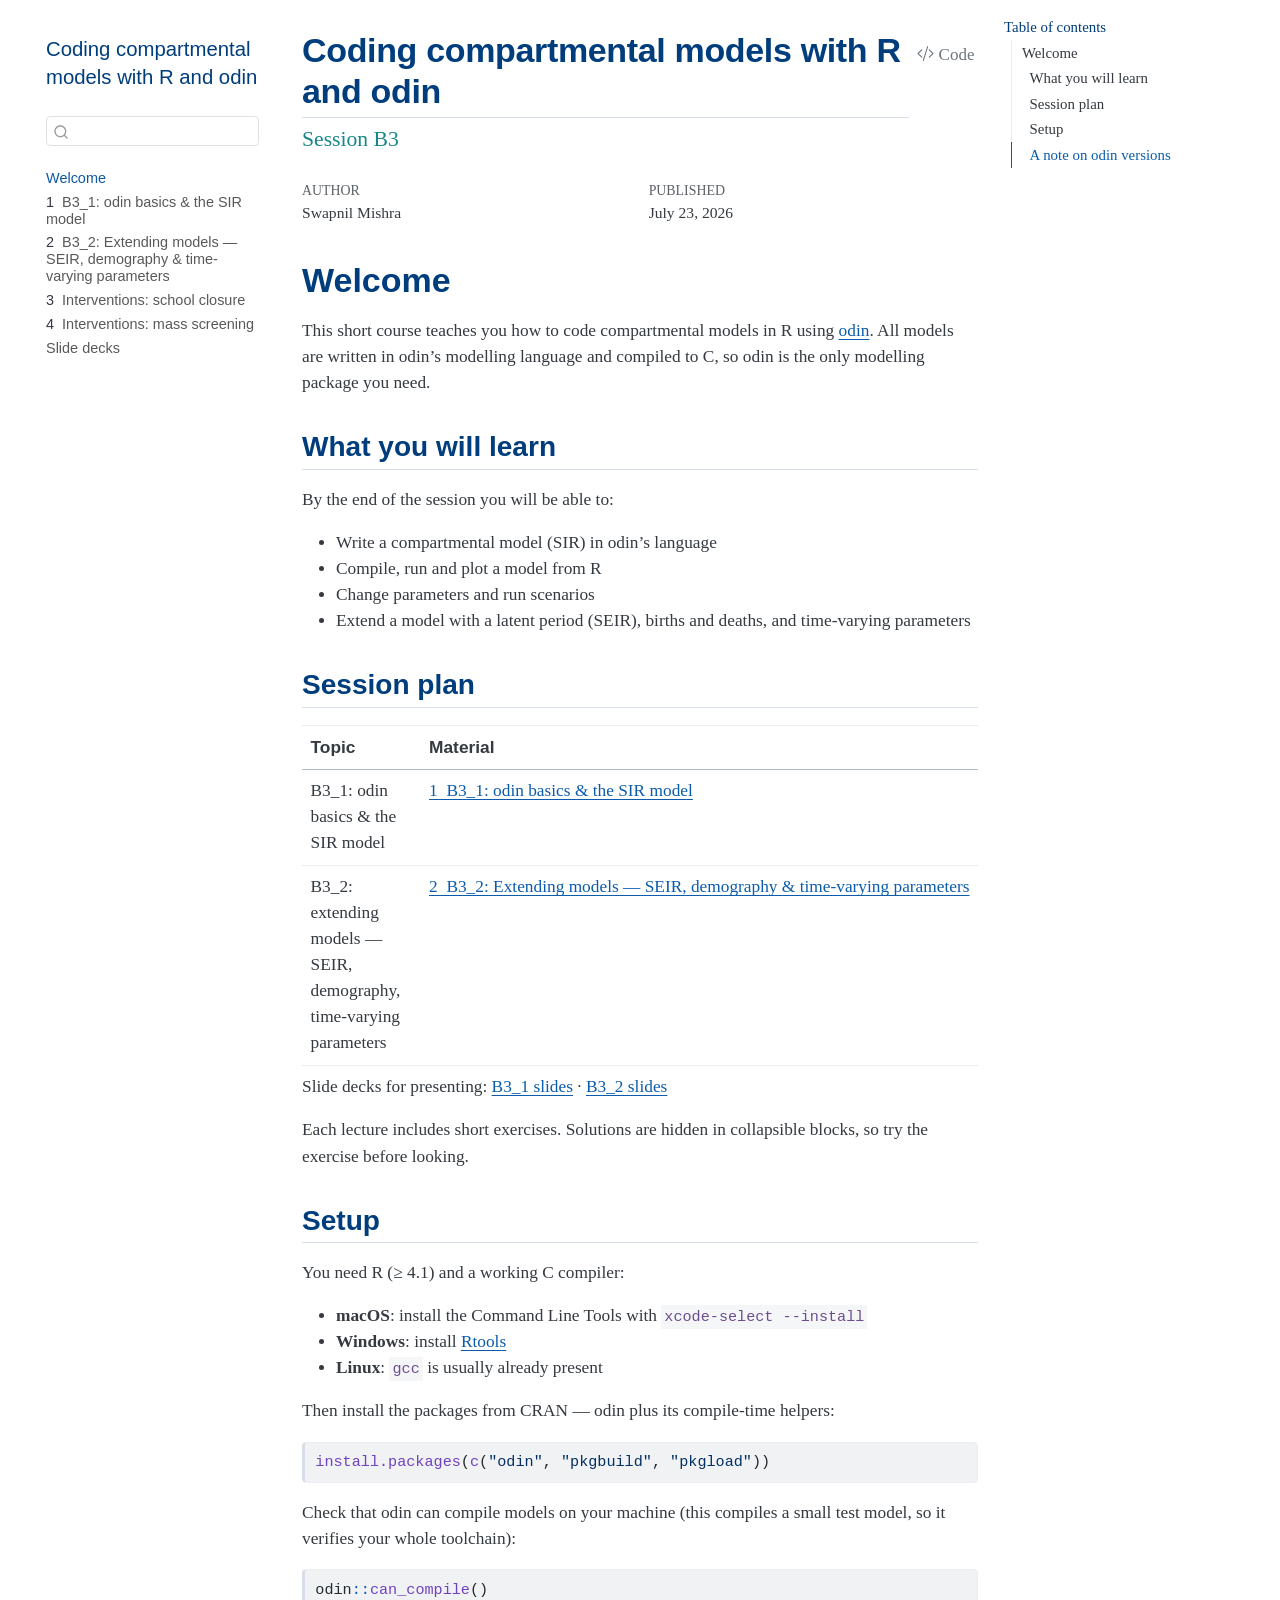
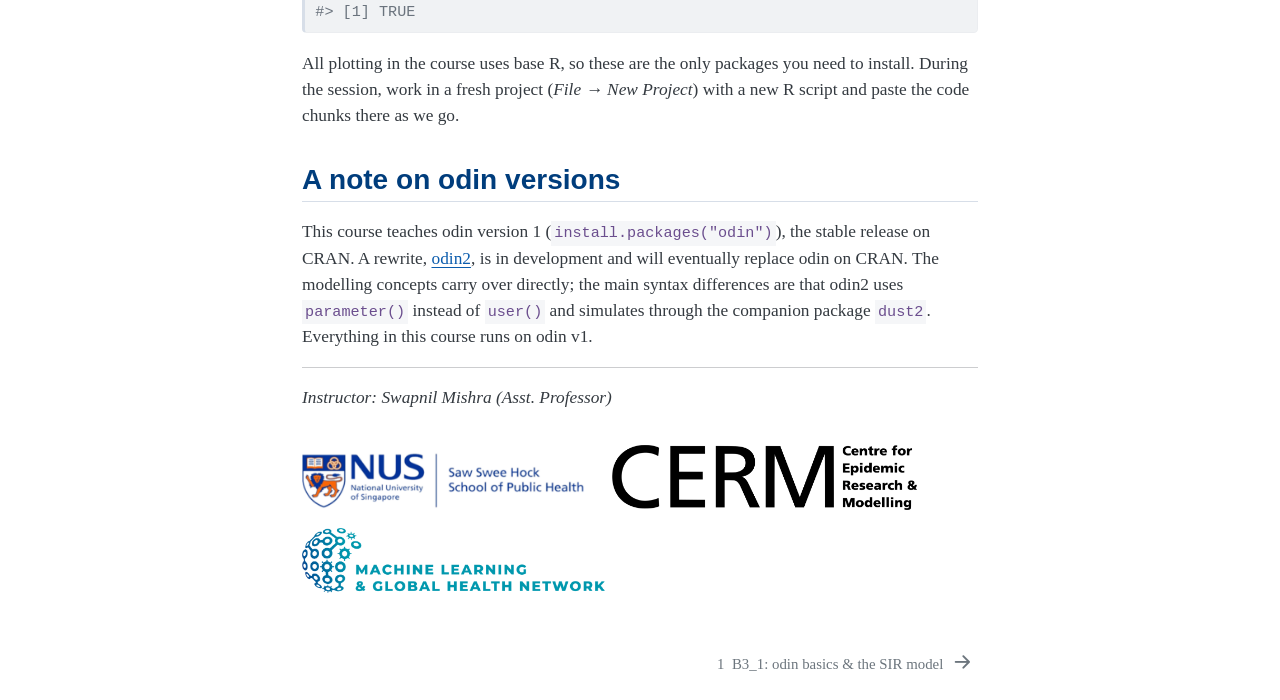
<file: index.html>
<!DOCTYPE html>
<html xmlns="http://www.w3.org/1999/xhtml" lang="en" xml:lang="en"><head>

<meta charset="utf-8">
<meta name="generator" content="quarto-1.4.554">

<meta name="viewport" content="width=device-width, initial-scale=1.0, user-scalable=yes">

<meta name="author" content="Swapnil Mishra">
<meta name="dcterms.date" content="2026-07-23">

<title>Coding compartmental models with R and odin</title>
<style>
code{white-space: pre-wrap;}
span.smallcaps{font-variant: small-caps;}
div.columns{display: flex; gap: min(4vw, 1.5em);}
div.column{flex: auto; overflow-x: auto;}
div.hanging-indent{margin-left: 1.5em; text-indent: -1.5em;}
ul.task-list{list-style: none;}
ul.task-list li input[type="checkbox"] {
  width: 0.8em;
  margin: 0 0.8em 0.2em -1em; /* quarto-specific, see https://github.com/quarto-dev/quarto-cli/issues/4556 */ 
  vertical-align: middle;
}
/* CSS for syntax highlighting */
pre > code.sourceCode { white-space: pre; position: relative; }
pre > code.sourceCode > span { line-height: 1.25; }
pre > code.sourceCode > span:empty { height: 1.2em; }
.sourceCode { overflow: visible; }
code.sourceCode > span { color: inherit; text-decoration: inherit; }
div.sourceCode { margin: 1em 0; }
pre.sourceCode { margin: 0; }
@media screen {
div.sourceCode { overflow: auto; }
}
@media print {
pre > code.sourceCode { white-space: pre-wrap; }
pre > code.sourceCode > span { text-indent: -5em; padding-left: 5em; }
}
pre.numberSource code
  { counter-reset: source-line 0; }
pre.numberSource code > span
  { position: relative; left: -4em; counter-increment: source-line; }
pre.numberSource code > span > a:first-child::before
  { content: counter(source-line);
    position: relative; left: -1em; text-align: right; vertical-align: baseline;
    border: none; display: inline-block;
    -webkit-touch-callout: none; -webkit-user-select: none;
    -khtml-user-select: none; -moz-user-select: none;
    -ms-user-select: none; user-select: none;
    padding: 0 4px; width: 4em;
  }
pre.numberSource { margin-left: 3em;  padding-left: 4px; }
div.sourceCode
  {   }
@media screen {
pre > code.sourceCode > span > a:first-child::before { text-decoration: underline; }
}
</style>


<script src="site_libs/quarto-nav/quarto-nav.js"></script>
<script src="site_libs/quarto-nav/headroom.min.js"></script>
<script src="site_libs/clipboard/clipboard.min.js"></script>
<script src="site_libs/quarto-search/autocomplete.umd.js"></script>
<script src="site_libs/quarto-search/fuse.min.js"></script>
<script src="site_libs/quarto-search/quarto-search.js"></script>
<meta name="quarto:offset" content="./">
<link href="./lectures/01-odin-basics-sir.html" rel="next">
<script src="site_libs/quarto-html/quarto.js"></script>
<script src="site_libs/quarto-html/popper.min.js"></script>
<script src="site_libs/quarto-html/tippy.umd.min.js"></script>
<script src="site_libs/quarto-html/anchor.min.js"></script>
<link href="site_libs/quarto-html/tippy.css" rel="stylesheet">
<link href="site_libs/quarto-html/quarto-syntax-highlighting.css" rel="stylesheet" id="quarto-text-highlighting-styles">
<script src="site_libs/bootstrap/bootstrap.min.js"></script>
<link href="site_libs/bootstrap/bootstrap-icons.css" rel="stylesheet">
<link href="site_libs/bootstrap/bootstrap.min.css" rel="stylesheet" id="quarto-bootstrap" data-mode="light">
<script id="quarto-search-options" type="application/json">{
  "location": "sidebar",
  "copy-button": false,
  "collapse-after": 3,
  "panel-placement": "start",
  "type": "textbox",
  "limit": 50,
  "keyboard-shortcut": [
    "f",
    "/",
    "s"
  ],
  "show-item-context": false,
  "language": {
    "search-no-results-text": "No results",
    "search-matching-documents-text": "matching documents",
    "search-copy-link-title": "Copy link to search",
    "search-hide-matches-text": "Hide additional matches",
    "search-more-match-text": "more match in this document",
    "search-more-matches-text": "more matches in this document",
    "search-clear-button-title": "Clear",
    "search-text-placeholder": "",
    "search-detached-cancel-button-title": "Cancel",
    "search-submit-button-title": "Submit",
    "search-label": "Search"
  }
}</script>


</head>

<body class="nav-sidebar floating">

<div id="quarto-search-results"></div>
  <header id="quarto-header" class="headroom fixed-top">
  <nav class="quarto-secondary-nav">
    <div class="container-fluid d-flex">
      <button type="button" class="quarto-btn-toggle btn" data-bs-toggle="collapse" data-bs-target=".quarto-sidebar-collapse-item" aria-controls="quarto-sidebar" aria-expanded="false" aria-label="Toggle sidebar navigation" onclick="if (window.quartoToggleHeadroom) { window.quartoToggleHeadroom(); }">
        <i class="bi bi-layout-text-sidebar-reverse"></i>
      </button>
        <nav class="quarto-page-breadcrumbs" aria-label="breadcrumb"><ol class="breadcrumb"><li class="breadcrumb-item"><a href="./index.html">Welcome</a></li></ol></nav>
        <a class="flex-grow-1" role="button" data-bs-toggle="collapse" data-bs-target=".quarto-sidebar-collapse-item" aria-controls="quarto-sidebar" aria-expanded="false" aria-label="Toggle sidebar navigation" onclick="if (window.quartoToggleHeadroom) { window.quartoToggleHeadroom(); }">      
        </a>
      <button type="button" class="btn quarto-search-button" aria-label="" onclick="window.quartoOpenSearch();">
        <i class="bi bi-search"></i>
      </button>
    </div>
  </nav>
</header>
<!-- content -->
<div id="quarto-content" class="quarto-container page-columns page-rows-contents page-layout-article">
<!-- sidebar -->
  <nav id="quarto-sidebar" class="sidebar collapse collapse-horizontal quarto-sidebar-collapse-item sidebar-navigation floating overflow-auto">
    <div class="pt-lg-2 mt-2 text-left sidebar-header">
    <div class="sidebar-title mb-0 py-0">
      <a href="./">Coding compartmental models with R and odin</a> 
    </div>
      </div>
        <div class="mt-2 flex-shrink-0 align-items-center">
        <div class="sidebar-search">
        <div id="quarto-search" class="" title="Search"></div>
        </div>
        </div>
    <div class="sidebar-menu-container"> 
    <ul class="list-unstyled mt-1">
        <li class="sidebar-item">
  <div class="sidebar-item-container"> 
  <a href="./index.html" class="sidebar-item-text sidebar-link active">
 <span class="menu-text">Welcome</span></a>
  </div>
</li>
        <li class="sidebar-item">
  <div class="sidebar-item-container"> 
  <a href="./lectures/01-odin-basics-sir.html" class="sidebar-item-text sidebar-link">
 <span class="menu-text"><span class="chapter-number">1</span>&nbsp; <span class="chapter-title">B3_1: odin basics &amp; the SIR model</span></span></a>
  </div>
</li>
        <li class="sidebar-item">
  <div class="sidebar-item-container"> 
  <a href="./lectures/02-extending-models.html" class="sidebar-item-text sidebar-link">
 <span class="menu-text"><span class="chapter-number">2</span>&nbsp; <span class="chapter-title">B3_2: Extending models — SEIR, demography &amp; time-varying parameters</span></span></a>
  </div>
</li>
        <li class="sidebar-item">
  <div class="sidebar-item-container"> 
  <a href="./interventions/school-closure.html" class="sidebar-item-text sidebar-link">
 <span class="menu-text"><span class="chapter-number">3</span>&nbsp; <span class="chapter-title">Interventions: school closure</span></span></a>
  </div>
</li>
        <li class="sidebar-item">
  <div class="sidebar-item-container"> 
  <a href="./interventions/mass-screening.html" class="sidebar-item-text sidebar-link">
 <span class="menu-text"><span class="chapter-number">4</span>&nbsp; <span class="chapter-title">Interventions: mass screening</span></span></a>
  </div>
</li>
        <li class="sidebar-item">
  <div class="sidebar-item-container"> 
  <a href="./slides.html" class="sidebar-item-text sidebar-link">
 <span class="menu-text">Slide decks</span></a>
  </div>
</li>
    </ul>
    </div>
</nav>
<div id="quarto-sidebar-glass" class="quarto-sidebar-collapse-item" data-bs-toggle="collapse" data-bs-target=".quarto-sidebar-collapse-item"></div>
<!-- margin-sidebar -->
    <div id="quarto-margin-sidebar" class="sidebar margin-sidebar">
        <nav id="TOC" role="doc-toc" class="toc-active">
    <h2 id="toc-title">Table of contents</h2>
   
  <ul>
  <li><a href="#welcome" id="toc-welcome" class="nav-link active" data-scroll-target="#welcome">Welcome</a>
  <ul class="collapse">
  <li><a href="#what-you-will-learn" id="toc-what-you-will-learn" class="nav-link" data-scroll-target="#what-you-will-learn">What you will learn</a></li>
  <li><a href="#session-plan" id="toc-session-plan" class="nav-link" data-scroll-target="#session-plan">Session plan</a></li>
  <li><a href="#setup" id="toc-setup" class="nav-link" data-scroll-target="#setup">Setup</a></li>
  <li><a href="#a-note-on-odin-versions" id="toc-a-note-on-odin-versions" class="nav-link" data-scroll-target="#a-note-on-odin-versions">A note on odin versions</a></li>
  </ul></li>
  </ul>
</nav>
    </div>
<!-- main -->
<main class="content" id="quarto-document-content">

<header id="title-block-header" class="quarto-title-block default">
<div class="quarto-title">
<div class="quarto-title-block"><div><h1 class="title">Coding compartmental models with R and odin</h1><button type="button" class="btn code-tools-button" id="quarto-code-tools-source"><i class="bi"></i> Code</button></div></div>
<p class="subtitle lead">Session B3</p>
</div>



<div class="quarto-title-meta">

    <div>
    <div class="quarto-title-meta-heading">Author</div>
    <div class="quarto-title-meta-contents">
             <p>Swapnil Mishra </p>
          </div>
  </div>
    
    <div>
    <div class="quarto-title-meta-heading">Published</div>
    <div class="quarto-title-meta-contents">
      <p class="date">July 23, 2026</p>
    </div>
  </div>
  
    
  </div>
  


</header>


<section id="welcome" class="level1 unnumbered">
<h1 class="unnumbered">Welcome</h1>
<p>This short course teaches you how to code compartmental models in R using <a href="https://mrc-ide.github.io/odin/">odin</a>. All models are written in odin’s modelling language and compiled to C, so odin is the only modelling package you need.</p>
<section id="what-you-will-learn" class="level2">
<h2 class="anchored" data-anchor-id="what-you-will-learn">What you will learn</h2>
<p>By the end of the session you will be able to:</p>
<ul>
<li>Write a compartmental model (SIR) in odin’s language</li>
<li>Compile, run and plot a model from R</li>
<li>Change parameters and run scenarios</li>
<li>Extend a model with a latent period (SEIR), births and deaths, and time-varying parameters</li>
</ul>
</section>
<section id="session-plan" class="level2">
<h2 class="anchored" data-anchor-id="session-plan">Session plan</h2>
<table class="table">
<colgroup>
<col style="width: 41%">
<col style="width: 58%">
</colgroup>
<thead>
<tr class="header">
<th>Topic</th>
<th>Material</th>
</tr>
</thead>
<tbody>
<tr class="odd">
<td>B3_1: odin basics &amp; the SIR model</td>
<td><a href="lectures/01-odin-basics-sir.html" class="quarto-xref"><span>1&nbsp; B3_1: odin basics &amp; the SIR model</span></a></td>
</tr>
<tr class="even">
<td>B3_2: extending models — SEIR, demography, time-varying parameters</td>
<td><a href="lectures/02-extending-models.html" class="quarto-xref"><span>2&nbsp; B3_2: Extending models — SEIR, demography &amp; time-varying parameters</span></a></td>
</tr>
</tbody>
</table>
<p>Slide decks for presenting: <a href="slides/slides-01-odin-basics-sir.html">B3_1 slides</a> · <a href="slides/slides-02-extending-models.html">B3_2 slides</a></p>
<p>Each lecture includes short exercises. Solutions are hidden in collapsible blocks, so try the exercise before looking.</p>
</section>
<section id="setup" class="level2">
<h2 class="anchored" data-anchor-id="setup">Setup</h2>
<p>You need R (≥ 4.1) and a working C compiler:</p>
<ul>
<li><strong>macOS</strong>: install the Command Line Tools with <code>xcode-select --install</code></li>
<li><strong>Windows</strong>: install <a href="https://cran.r-project.org/bin/windows/Rtools/">Rtools</a></li>
<li><strong>Linux</strong>: <code>gcc</code> is usually already present</li>
</ul>
<p>Then install the packages from CRAN — odin plus its compile-time helpers:</p>
<div class="cell">
<div class="sourceCode cell-code" id="cb1"><pre class="sourceCode r code-with-copy"><code class="sourceCode r"><span id="cb1-1"><a href="#cb1-1" aria-hidden="true" tabindex="-1"></a><span class="fu">install.packages</span>(<span class="fu">c</span>(<span class="st">"odin"</span>, <span class="st">"pkgbuild"</span>, <span class="st">"pkgload"</span>))</span></code><button title="Copy to Clipboard" class="code-copy-button"><i class="bi"></i></button></pre></div>
</div>
<p>Check that odin can compile models on your machine (this compiles a small test model, so it verifies your whole toolchain):</p>
<div class="cell">
<div class="sourceCode cell-code" id="cb2"><pre class="sourceCode r code-with-copy"><code class="sourceCode r"><span id="cb2-1"><a href="#cb2-1" aria-hidden="true" tabindex="-1"></a>odin<span class="sc">::</span><span class="fu">can_compile</span>()</span>
<span id="cb2-2"><a href="#cb2-2" aria-hidden="true" tabindex="-1"></a><span class="co">#&gt; [1] TRUE</span></span></code><button title="Copy to Clipboard" class="code-copy-button"><i class="bi"></i></button></pre></div>
</div>
<p>All plotting in the course uses base R, so these are the only packages you need to install. During the session, work in a fresh project (<em>File → New Project</em>) with a new R script and paste the code chunks there as we go.</p>
</section>
<section id="a-note-on-odin-versions" class="level2">
<h2 class="anchored" data-anchor-id="a-note-on-odin-versions">A note on odin versions</h2>
<p>This course teaches odin version 1 (<code>install.packages("odin")</code>), the stable release on CRAN. A rewrite, <a href="https://mrc-ide.github.io/odin2/">odin2</a>, is in development and will eventually replace odin on CRAN. The modelling concepts carry over directly; the main syntax differences are that odin2 uses <code>parameter()</code> instead of <code>user()</code> and simulates through the companion package <code>dust2</code>. Everything in this course runs on odin v1.</p>
<hr>
<p><em>Instructor: Swapnil Mishra (Asst. Professor)</em></p>
<p><img src="logos/sshsph.png" height="100"> <img src="logos/cerm.png" height="65"> <img src="logos/mlghn.png" height="65"></p>


<!-- -->

</section>
</section>

</main> <!-- /main -->
<script id="quarto-html-after-body" type="application/javascript">
window.document.addEventListener("DOMContentLoaded", function (event) {
  const toggleBodyColorMode = (bsSheetEl) => {
    const mode = bsSheetEl.getAttribute("data-mode");
    const bodyEl = window.document.querySelector("body");
    if (mode === "dark") {
      bodyEl.classList.add("quarto-dark");
      bodyEl.classList.remove("quarto-light");
    } else {
      bodyEl.classList.add("quarto-light");
      bodyEl.classList.remove("quarto-dark");
    }
  }
  const toggleBodyColorPrimary = () => {
    const bsSheetEl = window.document.querySelector("link#quarto-bootstrap");
    if (bsSheetEl) {
      toggleBodyColorMode(bsSheetEl);
    }
  }
  toggleBodyColorPrimary();  
  const icon = "";
  const anchorJS = new window.AnchorJS();
  anchorJS.options = {
    placement: 'right',
    icon: icon
  };
  anchorJS.add('.anchored');
  const isCodeAnnotation = (el) => {
    for (const clz of el.classList) {
      if (clz.startsWith('code-annotation-')) {                     
        return true;
      }
    }
    return false;
  }
  const clipboard = new window.ClipboardJS('.code-copy-button', {
    text: function(trigger) {
      const codeEl = trigger.previousElementSibling.cloneNode(true);
      for (const childEl of codeEl.children) {
        if (isCodeAnnotation(childEl)) {
          childEl.remove();
        }
      }
      return codeEl.innerText;
    }
  });
  clipboard.on('success', function(e) {
    // button target
    const button = e.trigger;
    // don't keep focus
    button.blur();
    // flash "checked"
    button.classList.add('code-copy-button-checked');
    var currentTitle = button.getAttribute("title");
    button.setAttribute("title", "Copied!");
    let tooltip;
    if (window.bootstrap) {
      button.setAttribute("data-bs-toggle", "tooltip");
      button.setAttribute("data-bs-placement", "left");
      button.setAttribute("data-bs-title", "Copied!");
      tooltip = new bootstrap.Tooltip(button, 
        { trigger: "manual", 
          customClass: "code-copy-button-tooltip",
          offset: [0, -8]});
      tooltip.show();    
    }
    setTimeout(function() {
      if (tooltip) {
        tooltip.hide();
        button.removeAttribute("data-bs-title");
        button.removeAttribute("data-bs-toggle");
        button.removeAttribute("data-bs-placement");
      }
      button.setAttribute("title", currentTitle);
      button.classList.remove('code-copy-button-checked');
    }, 1000);
    // clear code selection
    e.clearSelection();
  });
  const viewSource = window.document.getElementById('quarto-view-source') ||
                     window.document.getElementById('quarto-code-tools-source');
  if (viewSource) {
    const sourceUrl = viewSource.getAttribute("data-quarto-source-url");
    viewSource.addEventListener("click", function(e) {
      if (sourceUrl) {
        // rstudio viewer pane
        if (/\bcapabilities=\b/.test(window.location)) {
          window.open(sourceUrl);
        } else {
          window.location.href = sourceUrl;
        }
      } else {
        const modal = new bootstrap.Modal(document.getElementById('quarto-embedded-source-code-modal'));
        modal.show();
      }
      return false;
    });
  }
  function toggleCodeHandler(show) {
    return function(e) {
      const detailsSrc = window.document.querySelectorAll(".cell > details > .sourceCode");
      for (let i=0; i<detailsSrc.length; i++) {
        const details = detailsSrc[i].parentElement;
        if (show) {
          details.open = true;
        } else {
          details.removeAttribute("open");
        }
      }
      const cellCodeDivs = window.document.querySelectorAll(".cell > .sourceCode");
      const fromCls = show ? "hidden" : "unhidden";
      const toCls = show ? "unhidden" : "hidden";
      for (let i=0; i<cellCodeDivs.length; i++) {
        const codeDiv = cellCodeDivs[i];
        if (codeDiv.classList.contains(fromCls)) {
          codeDiv.classList.remove(fromCls);
          codeDiv.classList.add(toCls);
        } 
      }
      return false;
    }
  }
  const hideAllCode = window.document.getElementById("quarto-hide-all-code");
  if (hideAllCode) {
    hideAllCode.addEventListener("click", toggleCodeHandler(false));
  }
  const showAllCode = window.document.getElementById("quarto-show-all-code");
  if (showAllCode) {
    showAllCode.addEventListener("click", toggleCodeHandler(true));
  }
    var localhostRegex = new RegExp(/^(?:http|https):\/\/localhost\:?[0-9]*\//);
    var mailtoRegex = new RegExp(/^mailto:/);
      var filterRegex = new RegExp('/' + window.location.host + '/');
    var isInternal = (href) => {
        return filterRegex.test(href) || localhostRegex.test(href) || mailtoRegex.test(href);
    }
    // Inspect non-navigation links and adorn them if external
 	var links = window.document.querySelectorAll('a[href]:not(.nav-link):not(.navbar-brand):not(.toc-action):not(.sidebar-link):not(.sidebar-item-toggle):not(.pagination-link):not(.no-external):not([aria-hidden]):not(.dropdown-item):not(.quarto-navigation-tool)');
    for (var i=0; i<links.length; i++) {
      const link = links[i];
      if (!isInternal(link.href)) {
        // undo the damage that might have been done by quarto-nav.js in the case of
        // links that we want to consider external
        if (link.dataset.originalHref !== undefined) {
          link.href = link.dataset.originalHref;
        }
      }
    }
  function tippyHover(el, contentFn, onTriggerFn, onUntriggerFn) {
    const config = {
      allowHTML: true,
      maxWidth: 500,
      delay: 100,
      arrow: false,
      appendTo: function(el) {
          return el.parentElement;
      },
      interactive: true,
      interactiveBorder: 10,
      theme: 'quarto',
      placement: 'bottom-start',
    };
    if (contentFn) {
      config.content = contentFn;
    }
    if (onTriggerFn) {
      config.onTrigger = onTriggerFn;
    }
    if (onUntriggerFn) {
      config.onUntrigger = onUntriggerFn;
    }
    window.tippy(el, config); 
  }
  const noterefs = window.document.querySelectorAll('a[role="doc-noteref"]');
  for (var i=0; i<noterefs.length; i++) {
    const ref = noterefs[i];
    tippyHover(ref, function() {
      // use id or data attribute instead here
      let href = ref.getAttribute('data-footnote-href') || ref.getAttribute('href');
      try { href = new URL(href).hash; } catch {}
      const id = href.replace(/^#\/?/, "");
      const note = window.document.getElementById(id);
      if (note) {
        return note.innerHTML;
      } else {
        return "";
      }
    });
  }
  const xrefs = window.document.querySelectorAll('a.quarto-xref');
  const processXRef = (id, note) => {
    // Strip column container classes
    const stripColumnClz = (el) => {
      el.classList.remove("page-full", "page-columns");
      if (el.children) {
        for (const child of el.children) {
          stripColumnClz(child);
        }
      }
    }
    stripColumnClz(note)
    if (id === null || id.startsWith('sec-')) {
      // Special case sections, only their first couple elements
      const container = document.createElement("div");
      if (note.children && note.children.length > 2) {
        container.appendChild(note.children[0].cloneNode(true));
        for (let i = 1; i < note.children.length; i++) {
          const child = note.children[i];
          if (child.tagName === "P" && child.innerText === "") {
            continue;
          } else {
            container.appendChild(child.cloneNode(true));
            break;
          }
        }
        if (window.Quarto?.typesetMath) {
          window.Quarto.typesetMath(container);
        }
        return container.innerHTML
      } else {
        if (window.Quarto?.typesetMath) {
          window.Quarto.typesetMath(note);
        }
        return note.innerHTML;
      }
    } else {
      // Remove any anchor links if they are present
      const anchorLink = note.querySelector('a.anchorjs-link');
      if (anchorLink) {
        anchorLink.remove();
      }
      if (window.Quarto?.typesetMath) {
        window.Quarto.typesetMath(note);
      }
      // TODO in 1.5, we should make sure this works without a callout special case
      if (note.classList.contains("callout")) {
        return note.outerHTML;
      } else {
        return note.innerHTML;
      }
    }
  }
  for (var i=0; i<xrefs.length; i++) {
    const xref = xrefs[i];
    tippyHover(xref, undefined, function(instance) {
      instance.disable();
      let url = xref.getAttribute('href');
      let hash = undefined; 
      if (url.startsWith('#')) {
        hash = url;
      } else {
        try { hash = new URL(url).hash; } catch {}
      }
      if (hash) {
        const id = hash.replace(/^#\/?/, "");
        const note = window.document.getElementById(id);
        if (note !== null) {
          try {
            const html = processXRef(id, note.cloneNode(true));
            instance.setContent(html);
          } finally {
            instance.enable();
            instance.show();
          }
        } else {
          // See if we can fetch this
          fetch(url.split('#')[0])
          .then(res => res.text())
          .then(html => {
            const parser = new DOMParser();
            const htmlDoc = parser.parseFromString(html, "text/html");
            const note = htmlDoc.getElementById(id);
            if (note !== null) {
              const html = processXRef(id, note);
              instance.setContent(html);
            } 
          }).finally(() => {
            instance.enable();
            instance.show();
          });
        }
      } else {
        // See if we can fetch a full url (with no hash to target)
        // This is a special case and we should probably do some content thinning / targeting
        fetch(url)
        .then(res => res.text())
        .then(html => {
          const parser = new DOMParser();
          const htmlDoc = parser.parseFromString(html, "text/html");
          const note = htmlDoc.querySelector('main.content');
          if (note !== null) {
            // This should only happen for chapter cross references
            // (since there is no id in the URL)
            // remove the first header
            if (note.children.length > 0 && note.children[0].tagName === "HEADER") {
              note.children[0].remove();
            }
            const html = processXRef(null, note);
            instance.setContent(html);
          } 
        }).finally(() => {
          instance.enable();
          instance.show();
        });
      }
    }, function(instance) {
    });
  }
      let selectedAnnoteEl;
      const selectorForAnnotation = ( cell, annotation) => {
        let cellAttr = 'data-code-cell="' + cell + '"';
        let lineAttr = 'data-code-annotation="' +  annotation + '"';
        const selector = 'span[' + cellAttr + '][' + lineAttr + ']';
        return selector;
      }
      const selectCodeLines = (annoteEl) => {
        const doc = window.document;
        const targetCell = annoteEl.getAttribute("data-target-cell");
        const targetAnnotation = annoteEl.getAttribute("data-target-annotation");
        const annoteSpan = window.document.querySelector(selectorForAnnotation(targetCell, targetAnnotation));
        const lines = annoteSpan.getAttribute("data-code-lines").split(",");
        const lineIds = lines.map((line) => {
          return targetCell + "-" + line;
        })
        let top = null;
        let height = null;
        let parent = null;
        if (lineIds.length > 0) {
            //compute the position of the single el (top and bottom and make a div)
            const el = window.document.getElementById(lineIds[0]);
            top = el.offsetTop;
            height = el.offsetHeight;
            parent = el.parentElement.parentElement;
          if (lineIds.length > 1) {
            const lastEl = window.document.getElementById(lineIds[lineIds.length - 1]);
            const bottom = lastEl.offsetTop + lastEl.offsetHeight;
            height = bottom - top;
          }
          if (top !== null && height !== null && parent !== null) {
            // cook up a div (if necessary) and position it 
            let div = window.document.getElementById("code-annotation-line-highlight");
            if (div === null) {
              div = window.document.createElement("div");
              div.setAttribute("id", "code-annotation-line-highlight");
              div.style.position = 'absolute';
              parent.appendChild(div);
            }
            div.style.top = top - 2 + "px";
            div.style.height = height + 4 + "px";
            div.style.left = 0;
            let gutterDiv = window.document.getElementById("code-annotation-line-highlight-gutter");
            if (gutterDiv === null) {
              gutterDiv = window.document.createElement("div");
              gutterDiv.setAttribute("id", "code-annotation-line-highlight-gutter");
              gutterDiv.style.position = 'absolute';
              const codeCell = window.document.getElementById(targetCell);
              const gutter = codeCell.querySelector('.code-annotation-gutter');
              gutter.appendChild(gutterDiv);
            }
            gutterDiv.style.top = top - 2 + "px";
            gutterDiv.style.height = height + 4 + "px";
          }
          selectedAnnoteEl = annoteEl;
        }
      };
      const unselectCodeLines = () => {
        const elementsIds = ["code-annotation-line-highlight", "code-annotation-line-highlight-gutter"];
        elementsIds.forEach((elId) => {
          const div = window.document.getElementById(elId);
          if (div) {
            div.remove();
          }
        });
        selectedAnnoteEl = undefined;
      };
        // Handle positioning of the toggle
    window.addEventListener(
      "resize",
      throttle(() => {
        elRect = undefined;
        if (selectedAnnoteEl) {
          selectCodeLines(selectedAnnoteEl);
        }
      }, 10)
    );
    function throttle(fn, ms) {
    let throttle = false;
    let timer;
      return (...args) => {
        if(!throttle) { // first call gets through
            fn.apply(this, args);
            throttle = true;
        } else { // all the others get throttled
            if(timer) clearTimeout(timer); // cancel #2
            timer = setTimeout(() => {
              fn.apply(this, args);
              timer = throttle = false;
            }, ms);
        }
      };
    }
      // Attach click handler to the DT
      const annoteDls = window.document.querySelectorAll('dt[data-target-cell]');
      for (const annoteDlNode of annoteDls) {
        annoteDlNode.addEventListener('click', (event) => {
          const clickedEl = event.target;
          if (clickedEl !== selectedAnnoteEl) {
            unselectCodeLines();
            const activeEl = window.document.querySelector('dt[data-target-cell].code-annotation-active');
            if (activeEl) {
              activeEl.classList.remove('code-annotation-active');
            }
            selectCodeLines(clickedEl);
            clickedEl.classList.add('code-annotation-active');
          } else {
            // Unselect the line
            unselectCodeLines();
            clickedEl.classList.remove('code-annotation-active');
          }
        });
      }
  const findCites = (el) => {
    const parentEl = el.parentElement;
    if (parentEl) {
      const cites = parentEl.dataset.cites;
      if (cites) {
        return {
          el,
          cites: cites.split(' ')
        };
      } else {
        return findCites(el.parentElement)
      }
    } else {
      return undefined;
    }
  };
  var bibliorefs = window.document.querySelectorAll('a[role="doc-biblioref"]');
  for (var i=0; i<bibliorefs.length; i++) {
    const ref = bibliorefs[i];
    const citeInfo = findCites(ref);
    if (citeInfo) {
      tippyHover(citeInfo.el, function() {
        var popup = window.document.createElement('div');
        citeInfo.cites.forEach(function(cite) {
          var citeDiv = window.document.createElement('div');
          citeDiv.classList.add('hanging-indent');
          citeDiv.classList.add('csl-entry');
          var biblioDiv = window.document.getElementById('ref-' + cite);
          if (biblioDiv) {
            citeDiv.innerHTML = biblioDiv.innerHTML;
          }
          popup.appendChild(citeDiv);
        });
        return popup.innerHTML;
      });
    }
  }
});
</script>
<nav class="page-navigation">
  <div class="nav-page nav-page-previous">
  </div>
  <div class="nav-page nav-page-next">
      <a href="./lectures/01-odin-basics-sir.html" class="pagination-link" aria-label="B3_1: odin basics &amp; the SIR model">
        <span class="nav-page-text"><span class="chapter-number">1</span>&nbsp; <span class="chapter-title">B3_1: odin basics &amp; the SIR model</span></span> <i class="bi bi-arrow-right-short"></i>
      </a>
  </div>
</nav><div class="modal fade" id="quarto-embedded-source-code-modal" tabindex="-1" aria-labelledby="quarto-embedded-source-code-modal-label" aria-hidden="true"><div class="modal-dialog modal-dialog-scrollable"><div class="modal-content"><div class="modal-header"><h5 class="modal-title" id="quarto-embedded-source-code-modal-label">Source Code</h5><button class="btn-close" data-bs-dismiss="modal"></button></div><div class="modal-body"><div class="">
<div class="sourceCode" id="cb3" data-shortcodes="false"><pre class="sourceCode markdown code-with-copy"><code class="sourceCode markdown"><span id="cb3-1"><a href="#cb3-1" aria-hidden="true" tabindex="-1"></a><span class="fu"># Welcome {.unnumbered}</span></span>
<span id="cb3-2"><a href="#cb3-2" aria-hidden="true" tabindex="-1"></a></span>
<span id="cb3-3"><a href="#cb3-3" aria-hidden="true" tabindex="-1"></a>This short course teaches you how to code compartmental models in R using</span>
<span id="cb3-4"><a href="#cb3-4" aria-hidden="true" tabindex="-1"></a><span class="co">[</span><span class="ot">odin</span><span class="co">](https://mrc-ide.github.io/odin/)</span>. All models are written in odin's</span>
<span id="cb3-5"><a href="#cb3-5" aria-hidden="true" tabindex="-1"></a>modelling language and compiled to C, so odin is the only modelling package</span>
<span id="cb3-6"><a href="#cb3-6" aria-hidden="true" tabindex="-1"></a>you need.</span>
<span id="cb3-7"><a href="#cb3-7" aria-hidden="true" tabindex="-1"></a></span>
<span id="cb3-8"><a href="#cb3-8" aria-hidden="true" tabindex="-1"></a><span class="fu">## What you will learn</span></span>
<span id="cb3-9"><a href="#cb3-9" aria-hidden="true" tabindex="-1"></a></span>
<span id="cb3-10"><a href="#cb3-10" aria-hidden="true" tabindex="-1"></a>By the end of the session you will be able to:</span>
<span id="cb3-11"><a href="#cb3-11" aria-hidden="true" tabindex="-1"></a></span>
<span id="cb3-12"><a href="#cb3-12" aria-hidden="true" tabindex="-1"></a><span class="ss">- </span>Write a compartmental model (SIR) in odin's language</span>
<span id="cb3-13"><a href="#cb3-13" aria-hidden="true" tabindex="-1"></a><span class="ss">- </span>Compile, run and plot a model from R</span>
<span id="cb3-14"><a href="#cb3-14" aria-hidden="true" tabindex="-1"></a><span class="ss">- </span>Change parameters and run scenarios</span>
<span id="cb3-15"><a href="#cb3-15" aria-hidden="true" tabindex="-1"></a><span class="ss">- </span>Extend a model with a latent period (SEIR), births and deaths, and</span>
<span id="cb3-16"><a href="#cb3-16" aria-hidden="true" tabindex="-1"></a>  time-varying parameters</span>
<span id="cb3-17"><a href="#cb3-17" aria-hidden="true" tabindex="-1"></a></span>
<span id="cb3-18"><a href="#cb3-18" aria-hidden="true" tabindex="-1"></a><span class="fu">## Session plan</span></span>
<span id="cb3-19"><a href="#cb3-19" aria-hidden="true" tabindex="-1"></a></span>
<span id="cb3-20"><a href="#cb3-20" aria-hidden="true" tabindex="-1"></a>| Topic | Material |</span>
<span id="cb3-21"><a href="#cb3-21" aria-hidden="true" tabindex="-1"></a>|-------|----------|</span>
<span id="cb3-22"><a href="#cb3-22" aria-hidden="true" tabindex="-1"></a>| B3_1: odin basics &amp; the SIR model | @sec-lecture1 |</span>
<span id="cb3-23"><a href="#cb3-23" aria-hidden="true" tabindex="-1"></a>| B3_2: extending models — SEIR, demography, time-varying parameters | @sec-lecture2 |</span>
<span id="cb3-24"><a href="#cb3-24" aria-hidden="true" tabindex="-1"></a></span>
<span id="cb3-25"><a href="#cb3-25" aria-hidden="true" tabindex="-1"></a>Slide decks for presenting:</span>
<span id="cb3-26"><a href="#cb3-26" aria-hidden="true" tabindex="-1"></a><span class="co">[</span><span class="ot">B3_1 slides</span><span class="co">](slides/slides-01-odin-basics-sir.html)</span> ·</span>
<span id="cb3-27"><a href="#cb3-27" aria-hidden="true" tabindex="-1"></a><span class="co">[</span><span class="ot">B3_2 slides</span><span class="co">](slides/slides-02-extending-models.html)</span></span>
<span id="cb3-28"><a href="#cb3-28" aria-hidden="true" tabindex="-1"></a></span>
<span id="cb3-29"><a href="#cb3-29" aria-hidden="true" tabindex="-1"></a>Each lecture includes short exercises. Solutions are hidden in collapsible</span>
<span id="cb3-30"><a href="#cb3-30" aria-hidden="true" tabindex="-1"></a>blocks, so try the exercise before looking.</span>
<span id="cb3-31"><a href="#cb3-31" aria-hidden="true" tabindex="-1"></a></span>
<span id="cb3-32"><a href="#cb3-32" aria-hidden="true" tabindex="-1"></a><span class="fu">## Setup</span></span>
<span id="cb3-33"><a href="#cb3-33" aria-hidden="true" tabindex="-1"></a></span>
<span id="cb3-34"><a href="#cb3-34" aria-hidden="true" tabindex="-1"></a>You need R (≥ 4.1) and a working C compiler:</span>
<span id="cb3-35"><a href="#cb3-35" aria-hidden="true" tabindex="-1"></a></span>
<span id="cb3-36"><a href="#cb3-36" aria-hidden="true" tabindex="-1"></a><span class="ss">- </span>**macOS**: install the Command Line Tools with <span class="in">`xcode-select --install`</span></span>
<span id="cb3-37"><a href="#cb3-37" aria-hidden="true" tabindex="-1"></a><span class="ss">- </span>**Windows**: install <span class="co">[</span><span class="ot">Rtools</span><span class="co">](https://cran.r-project.org/bin/windows/Rtools/)</span></span>
<span id="cb3-38"><a href="#cb3-38" aria-hidden="true" tabindex="-1"></a><span class="ss">- </span>**Linux**: <span class="in">`gcc`</span> is usually already present</span>
<span id="cb3-39"><a href="#cb3-39" aria-hidden="true" tabindex="-1"></a></span>
<span id="cb3-40"><a href="#cb3-40" aria-hidden="true" tabindex="-1"></a>Then install the packages from CRAN — odin plus its compile-time helpers:</span>
<span id="cb3-41"><a href="#cb3-41" aria-hidden="true" tabindex="-1"></a></span>
<span id="cb3-44"><a href="#cb3-44" aria-hidden="true" tabindex="-1"></a><span class="in">```{r}</span></span>
<span id="cb3-45"><a href="#cb3-45" aria-hidden="true" tabindex="-1"></a><span class="co">#| eval: false</span></span>
<span id="cb3-46"><a href="#cb3-46" aria-hidden="true" tabindex="-1"></a><span class="fu">install.packages</span>(<span class="fu">c</span>(<span class="st">"odin"</span>, <span class="st">"pkgbuild"</span>, <span class="st">"pkgload"</span>))</span>
<span id="cb3-47"><a href="#cb3-47" aria-hidden="true" tabindex="-1"></a><span class="in">```</span></span>
<span id="cb3-48"><a href="#cb3-48" aria-hidden="true" tabindex="-1"></a></span>
<span id="cb3-49"><a href="#cb3-49" aria-hidden="true" tabindex="-1"></a>Check that odin can compile models on your machine (this compiles a small test</span>
<span id="cb3-50"><a href="#cb3-50" aria-hidden="true" tabindex="-1"></a>model, so it verifies your whole toolchain):</span>
<span id="cb3-51"><a href="#cb3-51" aria-hidden="true" tabindex="-1"></a></span>
<span id="cb3-54"><a href="#cb3-54" aria-hidden="true" tabindex="-1"></a><span class="in">```{r}</span></span>
<span id="cb3-55"><a href="#cb3-55" aria-hidden="true" tabindex="-1"></a><span class="co">#| eval: false</span></span>
<span id="cb3-56"><a href="#cb3-56" aria-hidden="true" tabindex="-1"></a>odin<span class="sc">::</span><span class="fu">can_compile</span>()</span>
<span id="cb3-57"><a href="#cb3-57" aria-hidden="true" tabindex="-1"></a><span class="co">#&gt; [1] TRUE</span></span>
<span id="cb3-58"><a href="#cb3-58" aria-hidden="true" tabindex="-1"></a><span class="in">```</span></span>
<span id="cb3-59"><a href="#cb3-59" aria-hidden="true" tabindex="-1"></a></span>
<span id="cb3-60"><a href="#cb3-60" aria-hidden="true" tabindex="-1"></a>All plotting in the course uses base R, so these are the only packages you</span>
<span id="cb3-61"><a href="#cb3-61" aria-hidden="true" tabindex="-1"></a>need to install. During the session, work in a fresh project (*File → New</span>
<span id="cb3-62"><a href="#cb3-62" aria-hidden="true" tabindex="-1"></a>Project*) with a new R script and paste the code chunks there as we go.</span>
<span id="cb3-63"><a href="#cb3-63" aria-hidden="true" tabindex="-1"></a></span>
<span id="cb3-64"><a href="#cb3-64" aria-hidden="true" tabindex="-1"></a><span class="fu">## A note on odin versions</span></span>
<span id="cb3-65"><a href="#cb3-65" aria-hidden="true" tabindex="-1"></a></span>
<span id="cb3-66"><a href="#cb3-66" aria-hidden="true" tabindex="-1"></a>This course teaches odin version 1 (<span class="in">`install.packages("odin")`</span>), the stable</span>
<span id="cb3-67"><a href="#cb3-67" aria-hidden="true" tabindex="-1"></a>release on CRAN. A rewrite, <span class="co">[</span><span class="ot">odin2</span><span class="co">](https://mrc-ide.github.io/odin2/)</span>, is in</span>
<span id="cb3-68"><a href="#cb3-68" aria-hidden="true" tabindex="-1"></a>development and will eventually replace odin on CRAN. The modelling concepts</span>
<span id="cb3-69"><a href="#cb3-69" aria-hidden="true" tabindex="-1"></a>carry over directly; the main syntax differences are that odin2 uses</span>
<span id="cb3-70"><a href="#cb3-70" aria-hidden="true" tabindex="-1"></a><span class="in">`parameter()`</span> instead of <span class="in">`user()`</span> and simulates through the companion package</span>
<span id="cb3-71"><a href="#cb3-71" aria-hidden="true" tabindex="-1"></a><span class="in">`dust2`</span>. Everything in this course runs on odin v1.</span>
<span id="cb3-72"><a href="#cb3-72" aria-hidden="true" tabindex="-1"></a></span>
<span id="cb3-73"><a href="#cb3-73" aria-hidden="true" tabindex="-1"></a>---</span>
<span id="cb3-74"><a href="#cb3-74" aria-hidden="true" tabindex="-1"></a></span>
<span id="cb3-75"><a href="#cb3-75" aria-hidden="true" tabindex="-1"></a>*Instructor: Swapnil Mishra (Asst. Professor)*</span>
<span id="cb3-76"><a href="#cb3-76" aria-hidden="true" tabindex="-1"></a></span>
<span id="cb3-77"><a href="#cb3-77" aria-hidden="true" tabindex="-1"></a><span class="al">![](logos/sshsph.png)</span>{height="100px"} <span class="al">![](logos/cerm.png)</span>{height="65px"} <span class="al">![](logos/mlghn.png)</span>{height="65px"}</span>
</code><button title="Copy to Clipboard" class="code-copy-button"><i class="bi"></i></button></pre></div>
</div></div></div></div></div>
</div> <!-- /content -->




</body></html>
</file>
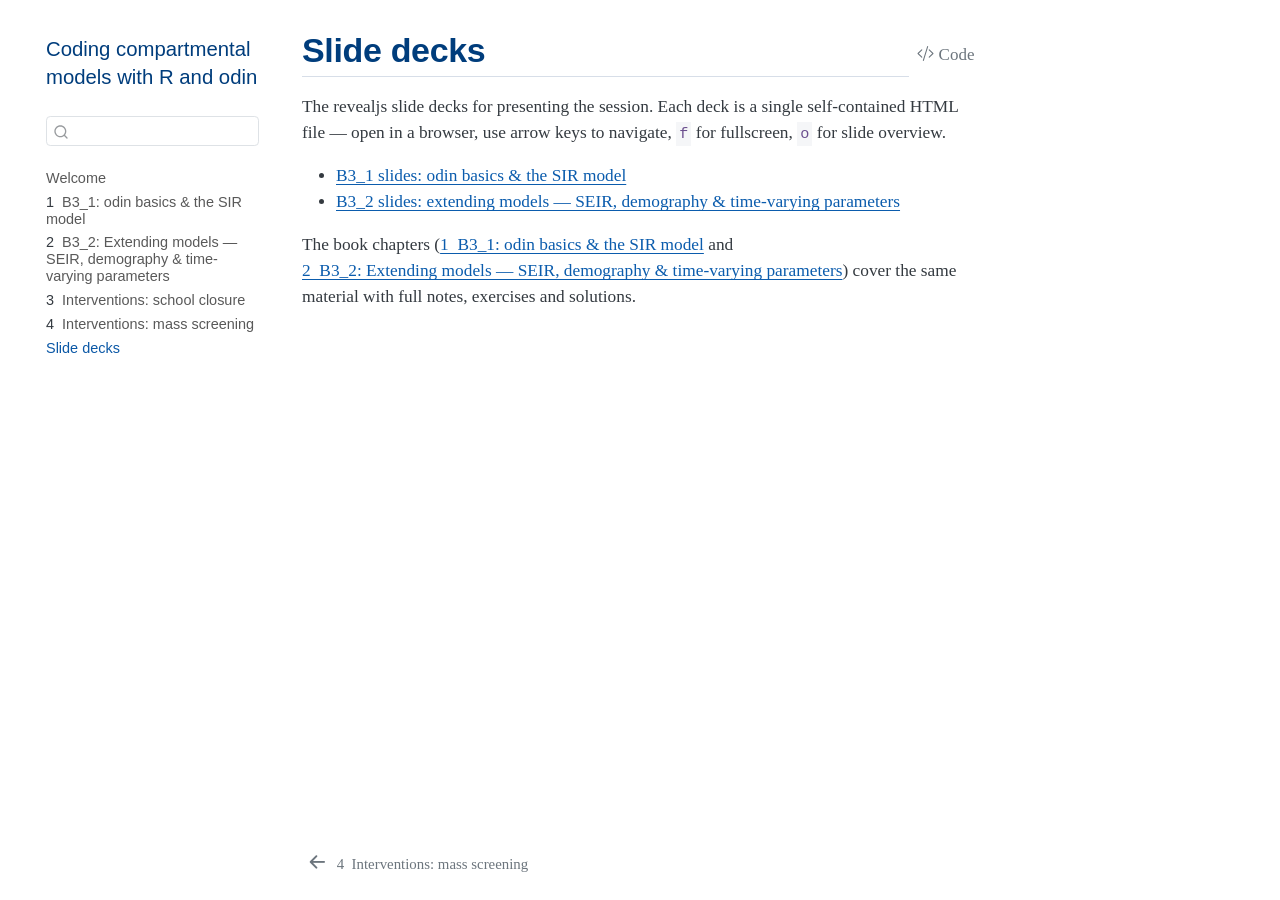
<file: slides.html>
<!DOCTYPE html>
<html xmlns="http://www.w3.org/1999/xhtml" lang="en" xml:lang="en"><head>

<meta charset="utf-8">
<meta name="generator" content="quarto-1.4.554">

<meta name="viewport" content="width=device-width, initial-scale=1.0, user-scalable=yes">


<title>Coding compartmental models with R and odin - Slide decks</title>
<style>
code{white-space: pre-wrap;}
span.smallcaps{font-variant: small-caps;}
div.columns{display: flex; gap: min(4vw, 1.5em);}
div.column{flex: auto; overflow-x: auto;}
div.hanging-indent{margin-left: 1.5em; text-indent: -1.5em;}
ul.task-list{list-style: none;}
ul.task-list li input[type="checkbox"] {
  width: 0.8em;
  margin: 0 0.8em 0.2em -1em; /* quarto-specific, see https://github.com/quarto-dev/quarto-cli/issues/4556 */ 
  vertical-align: middle;
}
/* CSS for syntax highlighting */
pre > code.sourceCode { white-space: pre; position: relative; }
pre > code.sourceCode > span { line-height: 1.25; }
pre > code.sourceCode > span:empty { height: 1.2em; }
.sourceCode { overflow: visible; }
code.sourceCode > span { color: inherit; text-decoration: inherit; }
div.sourceCode { margin: 1em 0; }
pre.sourceCode { margin: 0; }
@media screen {
div.sourceCode { overflow: auto; }
}
@media print {
pre > code.sourceCode { white-space: pre-wrap; }
pre > code.sourceCode > span { text-indent: -5em; padding-left: 5em; }
}
pre.numberSource code
  { counter-reset: source-line 0; }
pre.numberSource code > span
  { position: relative; left: -4em; counter-increment: source-line; }
pre.numberSource code > span > a:first-child::before
  { content: counter(source-line);
    position: relative; left: -1em; text-align: right; vertical-align: baseline;
    border: none; display: inline-block;
    -webkit-touch-callout: none; -webkit-user-select: none;
    -khtml-user-select: none; -moz-user-select: none;
    -ms-user-select: none; user-select: none;
    padding: 0 4px; width: 4em;
  }
pre.numberSource { margin-left: 3em;  padding-left: 4px; }
div.sourceCode
  {   }
@media screen {
pre > code.sourceCode > span > a:first-child::before { text-decoration: underline; }
}
</style>


<script src="site_libs/quarto-nav/quarto-nav.js"></script>
<script src="site_libs/quarto-nav/headroom.min.js"></script>
<script src="site_libs/clipboard/clipboard.min.js"></script>
<script src="site_libs/quarto-search/autocomplete.umd.js"></script>
<script src="site_libs/quarto-search/fuse.min.js"></script>
<script src="site_libs/quarto-search/quarto-search.js"></script>
<meta name="quarto:offset" content="./">
<link href="./interventions/mass-screening.html" rel="prev">
<script src="site_libs/quarto-html/quarto.js"></script>
<script src="site_libs/quarto-html/popper.min.js"></script>
<script src="site_libs/quarto-html/tippy.umd.min.js"></script>
<script src="site_libs/quarto-html/anchor.min.js"></script>
<link href="site_libs/quarto-html/tippy.css" rel="stylesheet">
<link href="site_libs/quarto-html/quarto-syntax-highlighting.css" rel="stylesheet" id="quarto-text-highlighting-styles">
<script src="site_libs/bootstrap/bootstrap.min.js"></script>
<link href="site_libs/bootstrap/bootstrap-icons.css" rel="stylesheet">
<link href="site_libs/bootstrap/bootstrap.min.css" rel="stylesheet" id="quarto-bootstrap" data-mode="light">
<script id="quarto-search-options" type="application/json">{
  "location": "sidebar",
  "copy-button": false,
  "collapse-after": 3,
  "panel-placement": "start",
  "type": "textbox",
  "limit": 50,
  "keyboard-shortcut": [
    "f",
    "/",
    "s"
  ],
  "show-item-context": false,
  "language": {
    "search-no-results-text": "No results",
    "search-matching-documents-text": "matching documents",
    "search-copy-link-title": "Copy link to search",
    "search-hide-matches-text": "Hide additional matches",
    "search-more-match-text": "more match in this document",
    "search-more-matches-text": "more matches in this document",
    "search-clear-button-title": "Clear",
    "search-text-placeholder": "",
    "search-detached-cancel-button-title": "Cancel",
    "search-submit-button-title": "Submit",
    "search-label": "Search"
  }
}</script>


</head>

<body class="nav-sidebar floating">

<div id="quarto-search-results"></div>
  <header id="quarto-header" class="headroom fixed-top">
  <nav class="quarto-secondary-nav">
    <div class="container-fluid d-flex">
      <button type="button" class="quarto-btn-toggle btn" data-bs-toggle="collapse" data-bs-target=".quarto-sidebar-collapse-item" aria-controls="quarto-sidebar" aria-expanded="false" aria-label="Toggle sidebar navigation" onclick="if (window.quartoToggleHeadroom) { window.quartoToggleHeadroom(); }">
        <i class="bi bi-layout-text-sidebar-reverse"></i>
      </button>
        <nav class="quarto-page-breadcrumbs" aria-label="breadcrumb"><ol class="breadcrumb"><li class="breadcrumb-item"><a href="./slides.html">Slide decks</a></li></ol></nav>
        <a class="flex-grow-1" role="button" data-bs-toggle="collapse" data-bs-target=".quarto-sidebar-collapse-item" aria-controls="quarto-sidebar" aria-expanded="false" aria-label="Toggle sidebar navigation" onclick="if (window.quartoToggleHeadroom) { window.quartoToggleHeadroom(); }">      
        </a>
      <button type="button" class="btn quarto-search-button" aria-label="" onclick="window.quartoOpenSearch();">
        <i class="bi bi-search"></i>
      </button>
    </div>
  </nav>
</header>
<!-- content -->
<div id="quarto-content" class="quarto-container page-columns page-rows-contents page-layout-article">
<!-- sidebar -->
  <nav id="quarto-sidebar" class="sidebar collapse collapse-horizontal quarto-sidebar-collapse-item sidebar-navigation floating overflow-auto">
    <div class="pt-lg-2 mt-2 text-left sidebar-header">
    <div class="sidebar-title mb-0 py-0">
      <a href="./">Coding compartmental models with R and odin</a> 
    </div>
      </div>
        <div class="mt-2 flex-shrink-0 align-items-center">
        <div class="sidebar-search">
        <div id="quarto-search" class="" title="Search"></div>
        </div>
        </div>
    <div class="sidebar-menu-container"> 
    <ul class="list-unstyled mt-1">
        <li class="sidebar-item">
  <div class="sidebar-item-container"> 
  <a href="./index.html" class="sidebar-item-text sidebar-link">
 <span class="menu-text">Welcome</span></a>
  </div>
</li>
        <li class="sidebar-item">
  <div class="sidebar-item-container"> 
  <a href="./lectures/01-odin-basics-sir.html" class="sidebar-item-text sidebar-link">
 <span class="menu-text"><span class="chapter-number">1</span>&nbsp; <span class="chapter-title">B3_1: odin basics &amp; the SIR model</span></span></a>
  </div>
</li>
        <li class="sidebar-item">
  <div class="sidebar-item-container"> 
  <a href="./lectures/02-extending-models.html" class="sidebar-item-text sidebar-link">
 <span class="menu-text"><span class="chapter-number">2</span>&nbsp; <span class="chapter-title">B3_2: Extending models — SEIR, demography &amp; time-varying parameters</span></span></a>
  </div>
</li>
        <li class="sidebar-item">
  <div class="sidebar-item-container"> 
  <a href="./interventions/school-closure.html" class="sidebar-item-text sidebar-link">
 <span class="menu-text"><span class="chapter-number">3</span>&nbsp; <span class="chapter-title">Interventions: school closure</span></span></a>
  </div>
</li>
        <li class="sidebar-item">
  <div class="sidebar-item-container"> 
  <a href="./interventions/mass-screening.html" class="sidebar-item-text sidebar-link">
 <span class="menu-text"><span class="chapter-number">4</span>&nbsp; <span class="chapter-title">Interventions: mass screening</span></span></a>
  </div>
</li>
        <li class="sidebar-item">
  <div class="sidebar-item-container"> 
  <a href="./slides.html" class="sidebar-item-text sidebar-link active">
 <span class="menu-text">Slide decks</span></a>
  </div>
</li>
    </ul>
    </div>
</nav>
<div id="quarto-sidebar-glass" class="quarto-sidebar-collapse-item" data-bs-toggle="collapse" data-bs-target=".quarto-sidebar-collapse-item"></div>
<!-- margin-sidebar -->
    <div id="quarto-margin-sidebar" class="sidebar margin-sidebar">
        
    </div>
<!-- main -->
<main class="content" id="quarto-document-content">

<header id="title-block-header" class="quarto-title-block default">
<div class="quarto-title">
<div class="quarto-title-block"><div><h1 class="title">Slide decks</h1><button type="button" class="btn code-tools-button" id="quarto-code-tools-source"><i class="bi"></i> Code</button></div></div>
</div>



<div class="quarto-title-meta">

    
  
    
  </div>
  


</header>


<p>The revealjs slide decks for presenting the session. Each deck is a single self-contained HTML file — open in a browser, use arrow keys to navigate, <code>f</code> for fullscreen, <code>o</code> for slide overview.</p>
<ul>
<li><a href="slides/slides-01-odin-basics-sir.html">B3_1 slides: odin basics &amp; the SIR model</a></li>
<li><a href="slides/slides-02-extending-models.html">B3_2 slides: extending models — SEIR, demography &amp; time-varying parameters</a></li>
</ul>
<p>The book chapters (<a href="lectures/01-odin-basics-sir.html" class="quarto-xref"><span>1&nbsp; B3_1: odin basics &amp; the SIR model</span></a> and <a href="lectures/02-extending-models.html" class="quarto-xref"><span>2&nbsp; B3_2: Extending models — SEIR, demography &amp; time-varying parameters</span></a>) cover the same material with full notes, exercises and solutions.</p>


<!-- -->


</main> <!-- /main -->
<script id="quarto-html-after-body" type="application/javascript">
window.document.addEventListener("DOMContentLoaded", function (event) {
  const toggleBodyColorMode = (bsSheetEl) => {
    const mode = bsSheetEl.getAttribute("data-mode");
    const bodyEl = window.document.querySelector("body");
    if (mode === "dark") {
      bodyEl.classList.add("quarto-dark");
      bodyEl.classList.remove("quarto-light");
    } else {
      bodyEl.classList.add("quarto-light");
      bodyEl.classList.remove("quarto-dark");
    }
  }
  const toggleBodyColorPrimary = () => {
    const bsSheetEl = window.document.querySelector("link#quarto-bootstrap");
    if (bsSheetEl) {
      toggleBodyColorMode(bsSheetEl);
    }
  }
  toggleBodyColorPrimary();  
  const icon = "";
  const anchorJS = new window.AnchorJS();
  anchorJS.options = {
    placement: 'right',
    icon: icon
  };
  anchorJS.add('.anchored');
  const isCodeAnnotation = (el) => {
    for (const clz of el.classList) {
      if (clz.startsWith('code-annotation-')) {                     
        return true;
      }
    }
    return false;
  }
  const clipboard = new window.ClipboardJS('.code-copy-button', {
    text: function(trigger) {
      const codeEl = trigger.previousElementSibling.cloneNode(true);
      for (const childEl of codeEl.children) {
        if (isCodeAnnotation(childEl)) {
          childEl.remove();
        }
      }
      return codeEl.innerText;
    }
  });
  clipboard.on('success', function(e) {
    // button target
    const button = e.trigger;
    // don't keep focus
    button.blur();
    // flash "checked"
    button.classList.add('code-copy-button-checked');
    var currentTitle = button.getAttribute("title");
    button.setAttribute("title", "Copied!");
    let tooltip;
    if (window.bootstrap) {
      button.setAttribute("data-bs-toggle", "tooltip");
      button.setAttribute("data-bs-placement", "left");
      button.setAttribute("data-bs-title", "Copied!");
      tooltip = new bootstrap.Tooltip(button, 
        { trigger: "manual", 
          customClass: "code-copy-button-tooltip",
          offset: [0, -8]});
      tooltip.show();    
    }
    setTimeout(function() {
      if (tooltip) {
        tooltip.hide();
        button.removeAttribute("data-bs-title");
        button.removeAttribute("data-bs-toggle");
        button.removeAttribute("data-bs-placement");
      }
      button.setAttribute("title", currentTitle);
      button.classList.remove('code-copy-button-checked');
    }, 1000);
    // clear code selection
    e.clearSelection();
  });
  const viewSource = window.document.getElementById('quarto-view-source') ||
                     window.document.getElementById('quarto-code-tools-source');
  if (viewSource) {
    const sourceUrl = viewSource.getAttribute("data-quarto-source-url");
    viewSource.addEventListener("click", function(e) {
      if (sourceUrl) {
        // rstudio viewer pane
        if (/\bcapabilities=\b/.test(window.location)) {
          window.open(sourceUrl);
        } else {
          window.location.href = sourceUrl;
        }
      } else {
        const modal = new bootstrap.Modal(document.getElementById('quarto-embedded-source-code-modal'));
        modal.show();
      }
      return false;
    });
  }
  function toggleCodeHandler(show) {
    return function(e) {
      const detailsSrc = window.document.querySelectorAll(".cell > details > .sourceCode");
      for (let i=0; i<detailsSrc.length; i++) {
        const details = detailsSrc[i].parentElement;
        if (show) {
          details.open = true;
        } else {
          details.removeAttribute("open");
        }
      }
      const cellCodeDivs = window.document.querySelectorAll(".cell > .sourceCode");
      const fromCls = show ? "hidden" : "unhidden";
      const toCls = show ? "unhidden" : "hidden";
      for (let i=0; i<cellCodeDivs.length; i++) {
        const codeDiv = cellCodeDivs[i];
        if (codeDiv.classList.contains(fromCls)) {
          codeDiv.classList.remove(fromCls);
          codeDiv.classList.add(toCls);
        } 
      }
      return false;
    }
  }
  const hideAllCode = window.document.getElementById("quarto-hide-all-code");
  if (hideAllCode) {
    hideAllCode.addEventListener("click", toggleCodeHandler(false));
  }
  const showAllCode = window.document.getElementById("quarto-show-all-code");
  if (showAllCode) {
    showAllCode.addEventListener("click", toggleCodeHandler(true));
  }
    var localhostRegex = new RegExp(/^(?:http|https):\/\/localhost\:?[0-9]*\//);
    var mailtoRegex = new RegExp(/^mailto:/);
      var filterRegex = new RegExp('/' + window.location.host + '/');
    var isInternal = (href) => {
        return filterRegex.test(href) || localhostRegex.test(href) || mailtoRegex.test(href);
    }
    // Inspect non-navigation links and adorn them if external
 	var links = window.document.querySelectorAll('a[href]:not(.nav-link):not(.navbar-brand):not(.toc-action):not(.sidebar-link):not(.sidebar-item-toggle):not(.pagination-link):not(.no-external):not([aria-hidden]):not(.dropdown-item):not(.quarto-navigation-tool)');
    for (var i=0; i<links.length; i++) {
      const link = links[i];
      if (!isInternal(link.href)) {
        // undo the damage that might have been done by quarto-nav.js in the case of
        // links that we want to consider external
        if (link.dataset.originalHref !== undefined) {
          link.href = link.dataset.originalHref;
        }
      }
    }
  function tippyHover(el, contentFn, onTriggerFn, onUntriggerFn) {
    const config = {
      allowHTML: true,
      maxWidth: 500,
      delay: 100,
      arrow: false,
      appendTo: function(el) {
          return el.parentElement;
      },
      interactive: true,
      interactiveBorder: 10,
      theme: 'quarto',
      placement: 'bottom-start',
    };
    if (contentFn) {
      config.content = contentFn;
    }
    if (onTriggerFn) {
      config.onTrigger = onTriggerFn;
    }
    if (onUntriggerFn) {
      config.onUntrigger = onUntriggerFn;
    }
    window.tippy(el, config); 
  }
  const noterefs = window.document.querySelectorAll('a[role="doc-noteref"]');
  for (var i=0; i<noterefs.length; i++) {
    const ref = noterefs[i];
    tippyHover(ref, function() {
      // use id or data attribute instead here
      let href = ref.getAttribute('data-footnote-href') || ref.getAttribute('href');
      try { href = new URL(href).hash; } catch {}
      const id = href.replace(/^#\/?/, "");
      const note = window.document.getElementById(id);
      if (note) {
        return note.innerHTML;
      } else {
        return "";
      }
    });
  }
  const xrefs = window.document.querySelectorAll('a.quarto-xref');
  const processXRef = (id, note) => {
    // Strip column container classes
    const stripColumnClz = (el) => {
      el.classList.remove("page-full", "page-columns");
      if (el.children) {
        for (const child of el.children) {
          stripColumnClz(child);
        }
      }
    }
    stripColumnClz(note)
    if (id === null || id.startsWith('sec-')) {
      // Special case sections, only their first couple elements
      const container = document.createElement("div");
      if (note.children && note.children.length > 2) {
        container.appendChild(note.children[0].cloneNode(true));
        for (let i = 1; i < note.children.length; i++) {
          const child = note.children[i];
          if (child.tagName === "P" && child.innerText === "") {
            continue;
          } else {
            container.appendChild(child.cloneNode(true));
            break;
          }
        }
        if (window.Quarto?.typesetMath) {
          window.Quarto.typesetMath(container);
        }
        return container.innerHTML
      } else {
        if (window.Quarto?.typesetMath) {
          window.Quarto.typesetMath(note);
        }
        return note.innerHTML;
      }
    } else {
      // Remove any anchor links if they are present
      const anchorLink = note.querySelector('a.anchorjs-link');
      if (anchorLink) {
        anchorLink.remove();
      }
      if (window.Quarto?.typesetMath) {
        window.Quarto.typesetMath(note);
      }
      // TODO in 1.5, we should make sure this works without a callout special case
      if (note.classList.contains("callout")) {
        return note.outerHTML;
      } else {
        return note.innerHTML;
      }
    }
  }
  for (var i=0; i<xrefs.length; i++) {
    const xref = xrefs[i];
    tippyHover(xref, undefined, function(instance) {
      instance.disable();
      let url = xref.getAttribute('href');
      let hash = undefined; 
      if (url.startsWith('#')) {
        hash = url;
      } else {
        try { hash = new URL(url).hash; } catch {}
      }
      if (hash) {
        const id = hash.replace(/^#\/?/, "");
        const note = window.document.getElementById(id);
        if (note !== null) {
          try {
            const html = processXRef(id, note.cloneNode(true));
            instance.setContent(html);
          } finally {
            instance.enable();
            instance.show();
          }
        } else {
          // See if we can fetch this
          fetch(url.split('#')[0])
          .then(res => res.text())
          .then(html => {
            const parser = new DOMParser();
            const htmlDoc = parser.parseFromString(html, "text/html");
            const note = htmlDoc.getElementById(id);
            if (note !== null) {
              const html = processXRef(id, note);
              instance.setContent(html);
            } 
          }).finally(() => {
            instance.enable();
            instance.show();
          });
        }
      } else {
        // See if we can fetch a full url (with no hash to target)
        // This is a special case and we should probably do some content thinning / targeting
        fetch(url)
        .then(res => res.text())
        .then(html => {
          const parser = new DOMParser();
          const htmlDoc = parser.parseFromString(html, "text/html");
          const note = htmlDoc.querySelector('main.content');
          if (note !== null) {
            // This should only happen for chapter cross references
            // (since there is no id in the URL)
            // remove the first header
            if (note.children.length > 0 && note.children[0].tagName === "HEADER") {
              note.children[0].remove();
            }
            const html = processXRef(null, note);
            instance.setContent(html);
          } 
        }).finally(() => {
          instance.enable();
          instance.show();
        });
      }
    }, function(instance) {
    });
  }
      let selectedAnnoteEl;
      const selectorForAnnotation = ( cell, annotation) => {
        let cellAttr = 'data-code-cell="' + cell + '"';
        let lineAttr = 'data-code-annotation="' +  annotation + '"';
        const selector = 'span[' + cellAttr + '][' + lineAttr + ']';
        return selector;
      }
      const selectCodeLines = (annoteEl) => {
        const doc = window.document;
        const targetCell = annoteEl.getAttribute("data-target-cell");
        const targetAnnotation = annoteEl.getAttribute("data-target-annotation");
        const annoteSpan = window.document.querySelector(selectorForAnnotation(targetCell, targetAnnotation));
        const lines = annoteSpan.getAttribute("data-code-lines").split(",");
        const lineIds = lines.map((line) => {
          return targetCell + "-" + line;
        })
        let top = null;
        let height = null;
        let parent = null;
        if (lineIds.length > 0) {
            //compute the position of the single el (top and bottom and make a div)
            const el = window.document.getElementById(lineIds[0]);
            top = el.offsetTop;
            height = el.offsetHeight;
            parent = el.parentElement.parentElement;
          if (lineIds.length > 1) {
            const lastEl = window.document.getElementById(lineIds[lineIds.length - 1]);
            const bottom = lastEl.offsetTop + lastEl.offsetHeight;
            height = bottom - top;
          }
          if (top !== null && height !== null && parent !== null) {
            // cook up a div (if necessary) and position it 
            let div = window.document.getElementById("code-annotation-line-highlight");
            if (div === null) {
              div = window.document.createElement("div");
              div.setAttribute("id", "code-annotation-line-highlight");
              div.style.position = 'absolute';
              parent.appendChild(div);
            }
            div.style.top = top - 2 + "px";
            div.style.height = height + 4 + "px";
            div.style.left = 0;
            let gutterDiv = window.document.getElementById("code-annotation-line-highlight-gutter");
            if (gutterDiv === null) {
              gutterDiv = window.document.createElement("div");
              gutterDiv.setAttribute("id", "code-annotation-line-highlight-gutter");
              gutterDiv.style.position = 'absolute';
              const codeCell = window.document.getElementById(targetCell);
              const gutter = codeCell.querySelector('.code-annotation-gutter');
              gutter.appendChild(gutterDiv);
            }
            gutterDiv.style.top = top - 2 + "px";
            gutterDiv.style.height = height + 4 + "px";
          }
          selectedAnnoteEl = annoteEl;
        }
      };
      const unselectCodeLines = () => {
        const elementsIds = ["code-annotation-line-highlight", "code-annotation-line-highlight-gutter"];
        elementsIds.forEach((elId) => {
          const div = window.document.getElementById(elId);
          if (div) {
            div.remove();
          }
        });
        selectedAnnoteEl = undefined;
      };
        // Handle positioning of the toggle
    window.addEventListener(
      "resize",
      throttle(() => {
        elRect = undefined;
        if (selectedAnnoteEl) {
          selectCodeLines(selectedAnnoteEl);
        }
      }, 10)
    );
    function throttle(fn, ms) {
    let throttle = false;
    let timer;
      return (...args) => {
        if(!throttle) { // first call gets through
            fn.apply(this, args);
            throttle = true;
        } else { // all the others get throttled
            if(timer) clearTimeout(timer); // cancel #2
            timer = setTimeout(() => {
              fn.apply(this, args);
              timer = throttle = false;
            }, ms);
        }
      };
    }
      // Attach click handler to the DT
      const annoteDls = window.document.querySelectorAll('dt[data-target-cell]');
      for (const annoteDlNode of annoteDls) {
        annoteDlNode.addEventListener('click', (event) => {
          const clickedEl = event.target;
          if (clickedEl !== selectedAnnoteEl) {
            unselectCodeLines();
            const activeEl = window.document.querySelector('dt[data-target-cell].code-annotation-active');
            if (activeEl) {
              activeEl.classList.remove('code-annotation-active');
            }
            selectCodeLines(clickedEl);
            clickedEl.classList.add('code-annotation-active');
          } else {
            // Unselect the line
            unselectCodeLines();
            clickedEl.classList.remove('code-annotation-active');
          }
        });
      }
  const findCites = (el) => {
    const parentEl = el.parentElement;
    if (parentEl) {
      const cites = parentEl.dataset.cites;
      if (cites) {
        return {
          el,
          cites: cites.split(' ')
        };
      } else {
        return findCites(el.parentElement)
      }
    } else {
      return undefined;
    }
  };
  var bibliorefs = window.document.querySelectorAll('a[role="doc-biblioref"]');
  for (var i=0; i<bibliorefs.length; i++) {
    const ref = bibliorefs[i];
    const citeInfo = findCites(ref);
    if (citeInfo) {
      tippyHover(citeInfo.el, function() {
        var popup = window.document.createElement('div');
        citeInfo.cites.forEach(function(cite) {
          var citeDiv = window.document.createElement('div');
          citeDiv.classList.add('hanging-indent');
          citeDiv.classList.add('csl-entry');
          var biblioDiv = window.document.getElementById('ref-' + cite);
          if (biblioDiv) {
            citeDiv.innerHTML = biblioDiv.innerHTML;
          }
          popup.appendChild(citeDiv);
        });
        return popup.innerHTML;
      });
    }
  }
});
</script>
<nav class="page-navigation">
  <div class="nav-page nav-page-previous">
      <a href="./interventions/mass-screening.html" class="pagination-link" aria-label="Interventions: mass screening">
        <i class="bi bi-arrow-left-short"></i> <span class="nav-page-text"><span class="chapter-number">4</span>&nbsp; <span class="chapter-title">Interventions: mass screening</span></span>
      </a>          
  </div>
  <div class="nav-page nav-page-next">
  </div>
</nav><div class="modal fade" id="quarto-embedded-source-code-modal" tabindex="-1" aria-labelledby="quarto-embedded-source-code-modal-label" aria-hidden="true"><div class="modal-dialog modal-dialog-scrollable"><div class="modal-content"><div class="modal-header"><h5 class="modal-title" id="quarto-embedded-source-code-modal-label">Source Code</h5><button class="btn-close" data-bs-dismiss="modal"></button></div><div class="modal-body"><div class="">
<div class="sourceCode" id="cb1" data-shortcodes="false"><pre class="sourceCode markdown code-with-copy"><code class="sourceCode markdown"><span id="cb1-1"><a href="#cb1-1" aria-hidden="true" tabindex="-1"></a><span class="fu"># Slide decks {.unnumbered}</span></span>
<span id="cb1-2"><a href="#cb1-2" aria-hidden="true" tabindex="-1"></a></span>
<span id="cb1-3"><a href="#cb1-3" aria-hidden="true" tabindex="-1"></a>The revealjs slide decks for presenting the session. Each deck is a single</span>
<span id="cb1-4"><a href="#cb1-4" aria-hidden="true" tabindex="-1"></a>self-contained HTML file — open in a browser, use arrow keys to navigate,</span>
<span id="cb1-5"><a href="#cb1-5" aria-hidden="true" tabindex="-1"></a><span class="in">`f`</span> for fullscreen, <span class="in">`o`</span> for slide overview.</span>
<span id="cb1-6"><a href="#cb1-6" aria-hidden="true" tabindex="-1"></a></span>
<span id="cb1-7"><a href="#cb1-7" aria-hidden="true" tabindex="-1"></a><span class="ss">- </span><span class="co">[</span><span class="ot">B3_1 slides: odin basics &amp; the SIR model</span><span class="co">](slides/slides-01-odin-basics-sir.html)</span></span>
<span id="cb1-8"><a href="#cb1-8" aria-hidden="true" tabindex="-1"></a><span class="ss">- </span><span class="co">[</span><span class="ot">B3_2 slides: extending models — SEIR, demography &amp; time-varying parameters</span><span class="co">](slides/slides-02-extending-models.html)</span></span>
<span id="cb1-9"><a href="#cb1-9" aria-hidden="true" tabindex="-1"></a></span>
<span id="cb1-10"><a href="#cb1-10" aria-hidden="true" tabindex="-1"></a>The book chapters (@sec-lecture1 and @sec-lecture2) cover the same material</span>
<span id="cb1-11"><a href="#cb1-11" aria-hidden="true" tabindex="-1"></a>with full notes, exercises and solutions.</span></code><button title="Copy to Clipboard" class="code-copy-button"><i class="bi"></i></button></pre></div>
</div></div></div></div></div>
</div> <!-- /content -->




</body></html>
</file>
<file: site_libs/quarto-html/tippy.css>
.tippy-box[data-animation=fade][data-state=hidden]{opacity:0}[data-tippy-root]{max-width:calc(100vw - 10px)}.tippy-box{position:relative;background-color:#333;color:#fff;border-radius:4px;font-size:14px;line-height:1.4;white-space:normal;outline:0;transition-property:transform,visibility,opacity}.tippy-box[data-placement^=top]>.tippy-arrow{bottom:0}.tippy-box[data-placement^=top]>.tippy-arrow:before{bottom:-7px;left:0;border-width:8px 8px 0;border-top-color:initial;transform-origin:center top}.tippy-box[data-placement^=bottom]>.tippy-arrow{top:0}.tippy-box[data-placement^=bottom]>.tippy-arrow:before{top:-7px;left:0;border-width:0 8px 8px;border-bottom-color:initial;transform-origin:center bottom}.tippy-box[data-placement^=left]>.tippy-arrow{right:0}.tippy-box[data-placement^=left]>.tippy-arrow:before{border-width:8px 0 8px 8px;border-left-color:initial;right:-7px;transform-origin:center left}.tippy-box[data-placement^=right]>.tippy-arrow{left:0}.tippy-box[data-placement^=right]>.tippy-arrow:before{left:-7px;border-width:8px 8px 8px 0;border-right-color:initial;transform-origin:center right}.tippy-box[data-inertia][data-state=visible]{transition-timing-function:cubic-bezier(.54,1.5,.38,1.11)}.tippy-arrow{width:16px;height:16px;color:#333}.tippy-arrow:before{content:"";position:absolute;border-color:transparent;border-style:solid}.tippy-content{position:relative;padding:5px 9px;z-index:1}
</file>
<file: site_libs/quarto-html/quarto-syntax-highlighting.css>
/* quarto syntax highlight colors */
:root {
  --quarto-hl-al-color: #ff5555;
  --quarto-hl-an-color: #6a737d;
  --quarto-hl-at-color: #d73a49;
  --quarto-hl-bn-color: #005cc5;
  --quarto-hl-bu-color: #d73a49;
  --quarto-hl-ch-color: #032f62;
  --quarto-hl-co-color: #6a737d;
  --quarto-hl-cv-color: #6a737d;
  --quarto-hl-cn-color: #005cc5;
  --quarto-hl-cf-color: #d73a49;
  --quarto-hl-dt-color: #d73a49;
  --quarto-hl-dv-color: #005cc5;
  --quarto-hl-do-color: #6a737d;
  --quarto-hl-er-color: #ff5555;
  --quarto-hl-ex-color: #d73a49;
  --quarto-hl-fl-color: #005cc5;
  --quarto-hl-fu-color: #6f42c1;
  --quarto-hl-im-color: #032f62;
  --quarto-hl-in-color: #6a737d;
  --quarto-hl-kw-color: #d73a49;
  --quarto-hl-op-color: #24292e;
  --quarto-hl-pp-color: #d73a49;
  --quarto-hl-re-color: #6a737d;
  --quarto-hl-sc-color: #005cc5;
  --quarto-hl-ss-color: #032f62;
  --quarto-hl-st-color: #032f62;
  --quarto-hl-va-color: #e36209;
  --quarto-hl-vs-color: #032f62;
  --quarto-hl-wa-color: #ff5555;
}

/* other quarto variables */
:root {
  --quarto-font-monospace: SFMono-Regular, Menlo, Monaco, Consolas, "Liberation Mono", "Courier New", monospace;
}

code span.al {
  font-weight: bold;
  color: #ff5555;
}

code span.an {
  color: #6a737d;
}

code span.at {
  color: #d73a49;
}

code span.bn {
  color: #005cc5;
}

code span.bu {
  color: #d73a49;
}

code span.ch {
  color: #032f62;
}

code span.co {
  color: #6a737d;
}

code span.cv {
  color: #6a737d;
}

code span.cn {
  color: #005cc5;
}

code span.cf {
  color: #d73a49;
}

code span.dt {
  color: #d73a49;
}

code span.dv {
  color: #005cc5;
}

code span.do {
  color: #6a737d;
}

code span.er {
  color: #ff5555;
  text-decoration: underline;
}

code span.ex {
  font-weight: bold;
  color: #d73a49;
}

code span.fl {
  color: #005cc5;
}

code span.fu {
  color: #6f42c1;
}

code span.im {
  color: #032f62;
}

code span.in {
  color: #6a737d;
}

code span.kw {
  color: #d73a49;
}

pre > code.sourceCode > span {
  color: #24292e;
}

code span {
  color: #24292e;
}

code.sourceCode > span {
  color: #24292e;
}

div.sourceCode,
div.sourceCode pre.sourceCode {
  color: #24292e;
}

code span.op {
  color: #24292e;
}

code span.pp {
  color: #d73a49;
}

code span.re {
  color: #6a737d;
}

code span.sc {
  color: #005cc5;
}

code span.ss {
  color: #032f62;
}

code span.st {
  color: #032f62;
}

code span.va {
  color: #e36209;
}

code span.vs {
  color: #032f62;
}

code span.wa {
  color: #ff5555;
}

.prevent-inlining {
  content: "</";
}

/*# sourceMappingURL=debc5d5d77c3f9108843748ff7464032.css.map */
</file>
